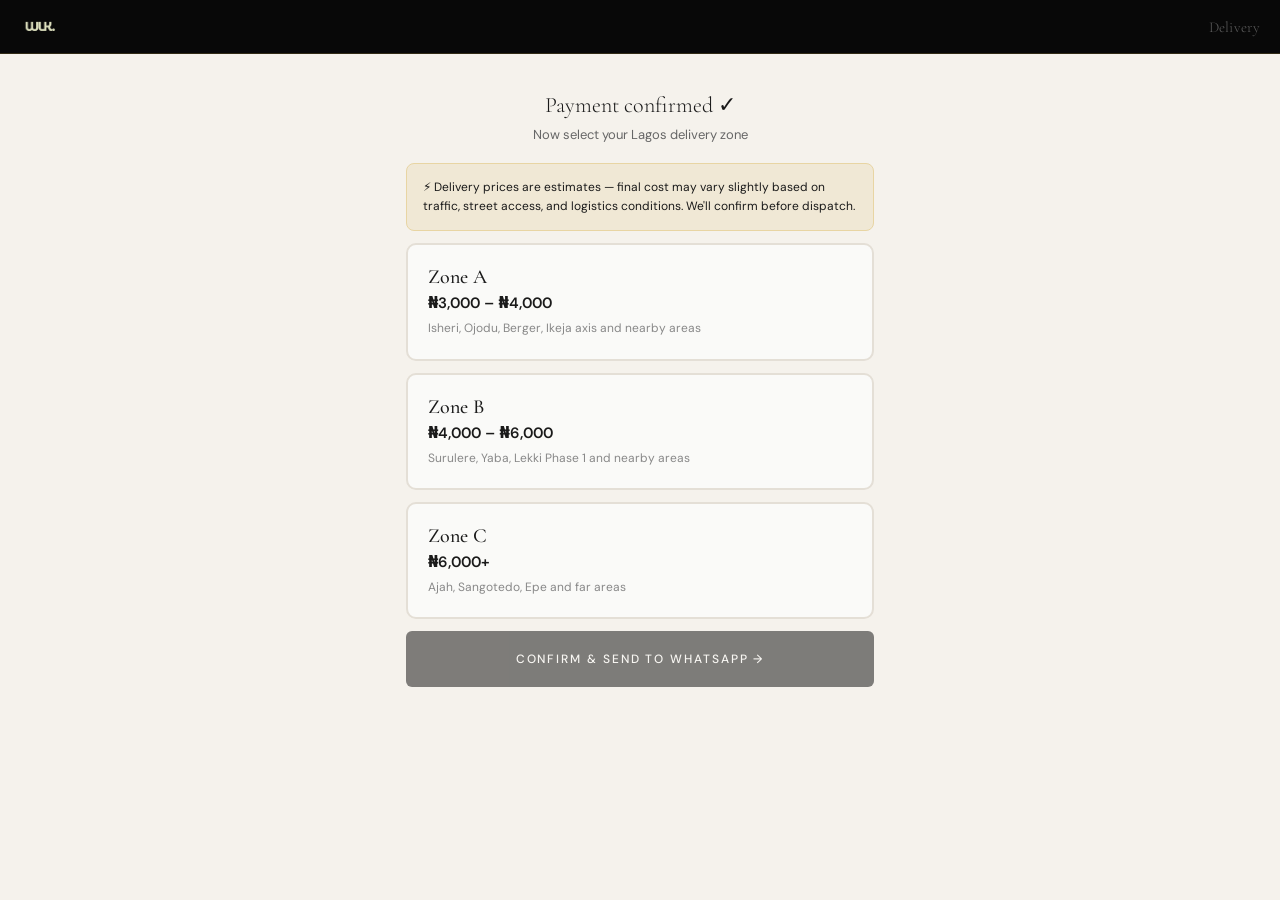
<file: delivery.html>
<!DOCTYPE html>
<html lang="en">
<head>
  <meta charset="UTF-8">
  <meta name="viewport" content="width=device-width, initial-scale=1.0">
  <title>Select Delivery Zone — WLK</title>
  <link rel="icon" type="image/png" href="favicon-32.png">
  <link rel="apple-touch-icon" href="images/apple-touch-icon.png">
  <link rel="stylesheet" href="css/style.css">
  <link rel="preconnect" href="https://fonts.googleapis.com">
  <link rel="preconnect" href="https://fonts.gstatic.com" crossorigin>
  <link href="https://fonts.googleapis.com/css2?family=Cormorant+Garamond:ital,wght@0,300;0,400;0,500;0,600;1,300;1,400&family=DM+Sans:wght@300;400;500&display=swap" rel="stylesheet">
</head>
<body class="delivery-page">

  <header class="checkout-header">
    <div class="checkout-header__logo"><img src="images/wlk-logo-transparent.png" alt="WLK" class="checkout-header__logo-img"></div>
    <h2>Delivery</h2>
  </header>

  <div class="delivery-zones">

    <div style="text-align:center;padding:16px 0 8px">
      <p style="font-family:'Cormorant Garamond',serif;font-size:22px;font-weight:300;margin-bottom:8px">
        Payment confirmed ✓
      </p>
      <p style="font-size:13px;color:#666">Now select your Lagos delivery zone</p>
    </div>

    <div class="delivery-note">
      ⚡ Delivery prices are estimates — final cost may vary slightly based on traffic, street access, and logistics conditions. We'll confirm before dispatch.
    </div>

    <div class="delivery-zone-card" id="zone-a" onclick="selectZone('A', '₦3,000 – ₦4,000', 'Isheri / Ojodu / Berger / Ikeja axis')">
      <h4>Zone A</h4>
      <div class="zone-price">₦3,000 – ₦4,000</div>
      <div class="zone-areas">Isheri, Ojodu, Berger, Ikeja axis and nearby areas</div>
    </div>

    <div class="delivery-zone-card" id="zone-b" onclick="selectZone('B', '₦4,000 – ₦6,000', 'Surulere / Yaba / Lekki Phase 1')">
      <h4>Zone B</h4>
      <div class="zone-price">₦4,000 – ₦6,000</div>
      <div class="zone-areas">Surulere, Yaba, Lekki Phase 1 and nearby areas</div>
    </div>

    <div class="delivery-zone-card" id="zone-c" onclick="selectZone('C', '₦6,000+', 'Ajah / Sangotedo / Epe')">
      <h4>Zone C</h4>
      <div class="zone-price">₦6,000+</div>
      <div class="zone-areas">Ajah, Sangotedo, Epe and far areas</div>
    </div>

    <button class="checkout-submit" id="zoneSubmitBtn" onclick="confirmDelivery()" disabled style="opacity:0.5">
      Confirm & Send to WhatsApp →
    </button>

  </div>

  <div class="toast" id="toast"></div>

  <script src="js/cart.js"></script>
  <script src="js/supabase.js"></script>
  <script src="js/delivery.js"></script>
</body>
</html>
</file>
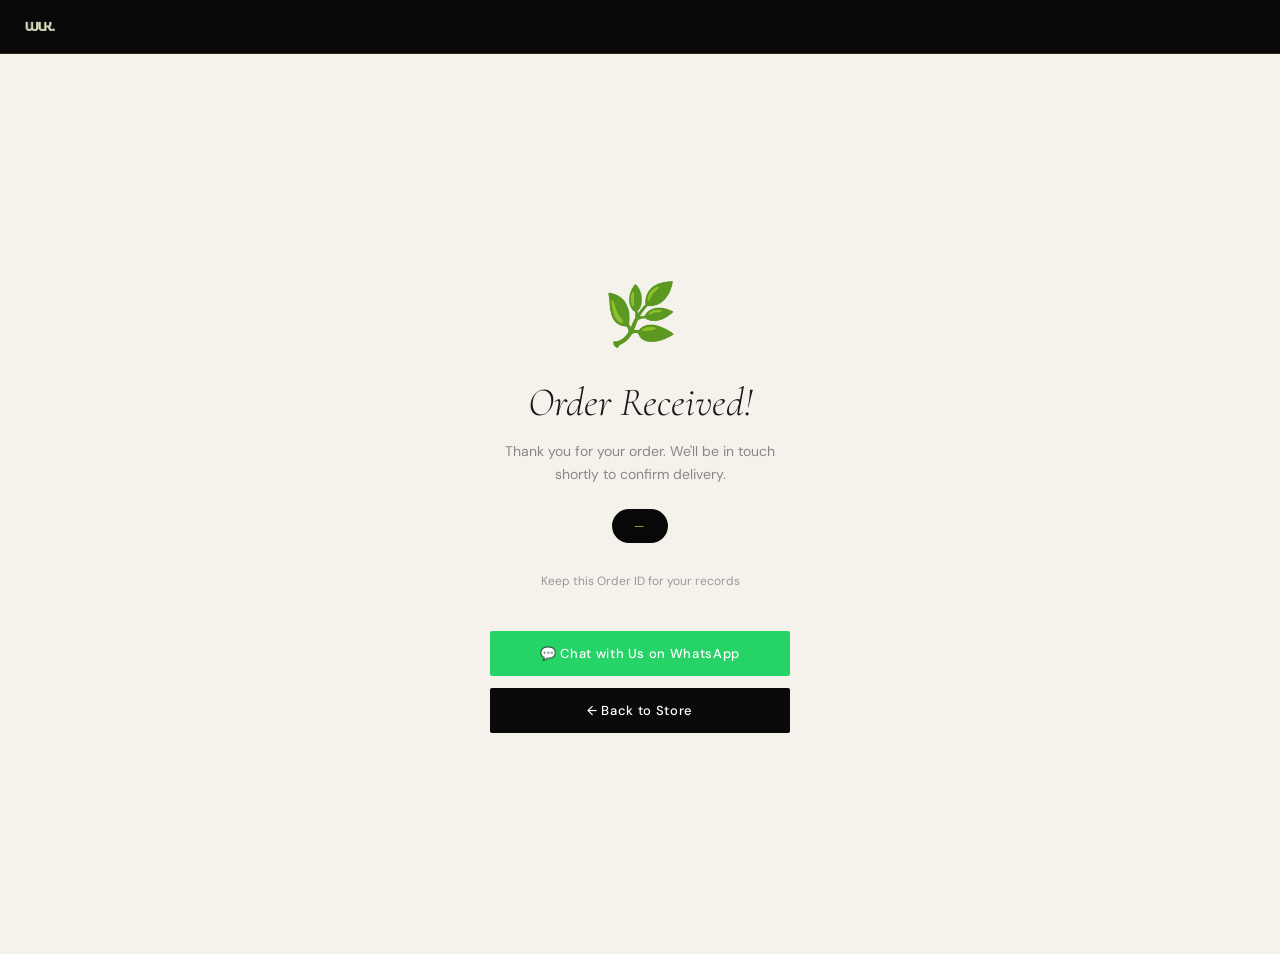
<file: success.html>
<!DOCTYPE html>
<html lang="en">
<head>
  <meta charset="UTF-8">
  <meta name="viewport" content="width=device-width, initial-scale=1.0">
  <title>Order Confirmed — WLK</title>
  <link rel="icon" type="image/png" href="favicon-32.png">
  <link rel="apple-touch-icon" href="images/apple-touch-icon.png">
  <link rel="stylesheet" href="css/style.css">
  <link rel="preconnect" href="https://fonts.googleapis.com">
  <link rel="preconnect" href="https://fonts.gstatic.com" crossorigin>
  <link href="https://fonts.googleapis.com/css2?family=Cormorant+Garamond:ital,wght@0,300;0,400;0,500;0,600;1,300;1,400&family=DM+Sans:wght@300;400;500&display=swap" rel="stylesheet">
</head>
<body>

  <header class="checkout-header">
    <div class="checkout-header__logo"><img src="images/wlk-logo-transparent.png" alt="WLK" class="checkout-header__logo-img"></div>
  </header>

  <div class="success-page">
    <div class="success-icon">🌿</div>
    <h2>Order Received!</h2>
    <p id="successMsg">Thank you for your order. We'll be in touch shortly to confirm delivery.</p>
    <div class="success-order-id" id="successOrderId">Loading...</div>
    <p style="font-size:12px;color:#999">Keep this Order ID for your records</p>

    <div style="margin-top:32px;display:flex;flex-direction:column;gap:12px;width:100%;max-width:300px">
      <a href="https://wa.me/447424985544" target="_blank"
        style="display:block;background:#25D366;color:#fff;text-align:center;padding:14px 24px;border-radius:2px;font-size:13px;font-weight:500;letter-spacing:0.05em">
        💬 Chat with Us on WhatsApp
      </a>
      <a href="index.html"
        style="display:block;background:#0a0a0a;color:#fff;text-align:center;padding:14px 24px;border-radius:2px;font-size:13px;font-weight:500;letter-spacing:0.05em">
        ← Back to Store
      </a>
    </div>
  </div>

  <script>
    const params = new URLSearchParams(window.location.search);
    const method = params.get('method');
    const orderId = params.get('order') || sessionStorage.getItem('wlk_last_order') || '—';

    document.getElementById('successOrderId').textContent = orderId;

    if (method === 'whatsapp') {
      document.getElementById('successMsg').textContent =
        'Your order summary has been sent to WhatsApp. We\'ll confirm and arrange delivery soon.';
    } else if (method === 'paystack') {
      document.getElementById('successMsg').textContent =
        'Payment confirmed! Your delivery confirmation has been sent to our team on WhatsApp.';
    }
  </script>
</body>
</html>
</file>
<file: css/style.css>
/* ============================================================
   WLK — Weight Loss by Kiyomi
   Sprint 2 · Editorial Premium · Mobile-First
   ============================================================ */

@import url('https://fonts.googleapis.com/css2?family=Cormorant+Garamond:ital,wght@0,300;0,400;0,500;1,300;1,400;1,500&family=DM+Sans:opsz,wght@9..40,300;9..40,400;9..40,500&display=swap');

/* ── TOKENS ── */
:root {
  --black:        #080808;
  --off-black:    #101010;
  --ink:          #1a1a1a;
  --white:        #fafaf8;
  --cream:        #f5f2ec;
  --cream-mid:    #ede9df;
  --gold:         #c9a84c;
  --gold-light:   #e8d5a3;
  --gold-dim:     rgba(201,168,76,0.14);
  --gold-border:  rgba(201,168,76,0.22);
  --muted:        #888;
  --border:       #e4dfd6;
  --font-display: 'Cormorant Garamond', Georgia, serif;
  --font-body:    'DM Sans', system-ui, sans-serif;
  --ease:         cubic-bezier(0.16, 1, 0.3, 1);
  --ease-in:      cubic-bezier(0.4, 0, 1, 1);
}

/* ── RESET ── */
*, *::before, *::after { box-sizing: border-box; margin: 0; padding: 0; }
html { scroll-behavior: smooth; font-size: 16px; }
body {
  font-family: var(--font-body);
  background: var(--white);
  color: var(--ink);
  -webkit-font-smoothing: antialiased;
  overflow-x: hidden;
}
img { max-width: 100%; display: block; }
a { color: inherit; text-decoration: none; }
button { cursor: pointer; border: none; font-family: var(--font-body); background: none; }

/* ============================================================
   SCROLL REVEAL
   ============================================================ */
.reveal {
  opacity: 0;
  transform: translateY(32px);
  transition: opacity 0.8s var(--ease), transform 0.8s var(--ease);
}
.reveal.in-view   { opacity: 1; transform: translateY(0); }
.reveal-d1        { transition-delay: 0.08s; }
.reveal-d2        { transition-delay: 0.18s; }
.reveal-d3        { transition-delay: 0.28s; }
.reveal-d4        { transition-delay: 0.40s; }

/* ============================================================
   HEADER
   ============================================================ */
.header {
  position: sticky;
  top: 0; z-index: 100;
  height: 54px;
  background: var(--black);
  display: flex;
  align-items: center;
  justify-content: space-between;
  padding: 0 20px;
  border-bottom: 1px solid var(--gold-border);
  /* subtle shimmer on scroll */
  backdrop-filter: blur(12px);
  -webkit-backdrop-filter: blur(12px);
}
.header__logo {
  display: flex;
  align-items: center;
  height: 36px;
  flex-shrink: 0;
}
.header__logo-img {
  height: 32px;
  width: auto;
  display: block;
  object-fit: contain;
  /* White logo → tint to WLK gold (#c9a84c) */
  filter: brightness(0) invert(1) sepia(1) saturate(2.5) hue-rotate(5deg) brightness(0.88);
}
.header__sub {
  position: absolute;
  left: 50%; transform: translateX(-50%);
  font-size: 8.5px;
  letter-spacing: 0.26em;
  text-transform: uppercase;
  color: rgba(255,255,255,0.28);
  white-space: nowrap;
  pointer-events: none;
}
.header__cart {
  position: relative;
  color: var(--white);
  width: 42px; height: 42px;
  display: flex; align-items: center; justify-content: center;
  border-radius: 50%;
  font-size: 18px;
  transition: background 0.2s;
}
.header__cart:active { background: rgba(255,255,255,0.08); }
.cart-badge {
  position: absolute;
  top: 3px; right: 3px;
  background: var(--gold);
  color: var(--black);
  font-size: 9px; font-weight: 700;
  min-width: 15px; height: 15px;
  border-radius: 50%;
  display: flex; align-items: center; justify-content: center;
  line-height: 1;
  transition: transform 0.2s var(--ease);
}
.cart-badge.bump { transform: scale(1.4); }
.cart-bar { display: none; }

/* ============================================================
   HERO — EDITORIAL ENTRY
   ============================================================ */
.hero {
  position: relative;
  height: calc(100svh - 54px);
  min-height: 580px;
  max-height: 960px;
  display: flex;
  flex-direction: column;
  justify-content: flex-end;
  overflow: hidden;
  background: var(--black);
}
.hero__img-wrap {
  position: absolute; inset: 0; z-index: 0;
}
.hero__img {
  width: 100%; height: 100%;
  object-fit: cover;
  object-position: center 28%;
  transform: scale(1.06);
  transition: transform 9s ease-out;
  will-change: transform;
  filter: brightness(0.85);
}
.hero.loaded .hero__img { transform: scale(1.01); }
.hero__overlay {
  position: absolute; inset: 0;
  background:
    linear-gradient(180deg,
      rgba(8,8,8,0.08) 0%,
      rgba(8,8,8,0.20) 35%,
      rgba(8,8,8,0.82) 72%,
      rgba(8,8,8,0.97) 100%
    );
}
/* Subtle grain texture */
.hero__overlay::after {
  content: '';
  position: absolute; inset: 0;
  background-image: url("data:image/svg+xml,%3Csvg viewBox='0 0 200 200' xmlns='http://www.w3.org/2000/svg'%3E%3Cfilter id='n'%3E%3CfeTurbulence type='fractalNoise' baseFrequency='0.9' numOctaves='4' stitchTiles='stitch'/%3E%3C/filter%3E%3Crect width='100%25' height='100%25' filter='url(%23n)' opacity='0.04'/%3E%3C/svg%3E");
  opacity: 0.35;
  pointer-events: none;
}
.hero__content {
  position: relative; z-index: 2;
  padding: 0 24px 52px;
  color: var(--white);
}
.hero__eyebrow {
  display: flex; align-items: center; gap: 10px;
  font-size: 9.5px;
  letter-spacing: 0.3em;
  text-transform: uppercase;
  color: var(--gold);
  margin-bottom: 18px;
  opacity: 0;
  transform: translateY(16px);
  transition: opacity 1s 0.3s ease, transform 1s 0.3s ease;
}
.hero.loaded .hero__eyebrow { opacity: 1; transform: translateY(0); }
.hero__eyebrow::before {
  content: '';
  width: 30px; height: 1px;
  background: var(--gold); flex-shrink: 0;
}
.hero__title {
  font-family: var(--font-display);
  font-size: clamp(64px, 18vw, 100px);
  font-weight: 300;
  line-height: 0.86;
  letter-spacing: -0.025em;
  margin-bottom: 22px;
  font-style: italic;
  opacity: 0;
  transform: translateY(20px);
  transition: opacity 1s 0.5s ease, transform 1s 0.5s ease;
}
.hero.loaded .hero__title { opacity: 1; transform: translateY(0); }
.hero__title em {
  font-style: normal;
  color: var(--gold);
}
.hero__sub {
  font-size: 12px;
  color: rgba(255,255,255,0.45);
  margin-bottom: 36px;
  line-height: 1.7;
  font-weight: 300;
  letter-spacing: 0.02em;
  max-width: 280px;
  opacity: 0;
  transition: opacity 1s 0.75s ease;
}
.hero.loaded .hero__sub { opacity: 1; }
.hero__actions {
  display: flex; align-items: center; gap: 22px;
  opacity: 0;
  transition: opacity 1s 0.9s ease;
}
.hero.loaded .hero__actions { opacity: 1; }
.hero__cta {
  display: inline-flex; align-items: center; gap: 10px;
  background: var(--gold);
  color: var(--black);
  font-size: 11px; font-weight: 500;
  letter-spacing: 0.18em;
  text-transform: uppercase;
  padding: 16px 32px;
  border-radius: 2px;
  min-height: 52px;
  transition: transform 0.14s, background 0.2s, box-shadow 0.2s;
  box-shadow: 0 4px 20px rgba(201,168,76,0.35);
}
.hero__cta:active { transform: scale(0.96); background: #b8962e; }
.hero__cta::after { content: '↓'; font-size: 14px; }
.hero__scroll-hint {
  font-size: 10px;
  letter-spacing: 0.14em;
  text-transform: uppercase;
  color: rgba(255,255,255,0.3);
  display: flex; align-items: center; gap: 6px;
}
.hero__scroll-hint::after {
  content: '';
  display: block; width: 1px; height: 32px;
  background: rgba(255,255,255,0.2);
  animation: scrollPulse 2.4s ease-in-out infinite;
}
@keyframes scrollPulse {
  0%, 100% { opacity: 0.2; transform: scaleY(1); }
  50%        { opacity: 0.7; transform: scaleY(0.5); }
}

/* ============================================================
   TRUST BAR
   ============================================================ */
.trust-bar {
  background: var(--off-black);
  display: flex;
  overflow-x: auto;
  scrollbar-width: none;
  border-bottom: 1px solid var(--gold-border);
}
.trust-bar::-webkit-scrollbar { display: none; }
.trust-bar__item {
  flex-shrink: 0;
  display: flex; align-items: center; gap: 8px;
  padding: 13px 20px;
  color: var(--gold-light);
  font-size: 10px;
  letter-spacing: 0.12em;
  text-transform: uppercase;
  border-right: 1px solid var(--gold-border);
  white-space: nowrap;
}
.trust-bar__item:last-child { border-right: none; }
.trust-bar__icon { font-size: 13px; }

/* ============================================================
   SECTION LABELS
   ============================================================ */
.section-label {
  display: flex; align-items: center; gap: 14px;
  font-size: 8.5px; font-weight: 500;
  letter-spacing: 0.32em;
  text-transform: uppercase;
  color: var(--muted);
}
.section-label::after {
  content: ''; flex: 1; height: 1px; background: var(--border);
}

/* ============================================================
   PRODUCTS SECTION
   ============================================================ */
.products { padding-bottom: 100px; }

.product-group { padding-top: 56px; }
.product-group__header {
  padding: 0 20px 28px;
}

/* ── PRODUCT BLOCK — large format ── */
.product-block {
  position: relative;
  background: var(--white);
  margin-bottom: 3px;
  overflow: hidden;
}

/* Image */
.product-block__img-wrap {
  position: relative;
  width: 100%;
  aspect-ratio: 4/5;
  overflow: hidden;
  background: var(--cream);
}
.product-block__img {
  width: 100%; height: 100%;
  object-fit: cover;
  object-position: center;
  transition: transform 0.7s var(--ease);
  will-change: transform;
}
.product-block:hover .product-block__img { transform: scale(1.04); }

/* Badge */
.product-block__badge {
  position: absolute;
  top: 16px; left: 16px;
  background: var(--black);
  color: var(--white);
  font-size: 8.5px; font-weight: 500;
  letter-spacing: 0.16em; text-transform: uppercase;
  padding: 5px 11px; border-radius: 2px;
  z-index: 2;
}
.product-block__badge--gold  { background: var(--gold); color: var(--black); }
.product-block__badge--outline {
  background: transparent;
  border: 1px solid rgba(255,255,255,0.55);
  color: var(--white);
}

/* Body */
.product-block__body {
  padding: 22px 20px 26px;
  border-bottom: 1px solid var(--border);
  position: relative;
}
.product-block__row {
  display: flex; align-items: flex-start;
  justify-content: space-between; gap: 12px;
  margin-bottom: 6px;
}
.product-block__name {
  font-family: var(--font-display);
  font-size: 24px; font-weight: 400;
  line-height: 1.05; letter-spacing: -0.01em;
}
.product-block__price {
  font-family: var(--font-display);
  font-size: 22px; font-weight: 500;
  white-space: nowrap; flex-shrink: 0;
  letter-spacing: -0.01em;
}
.product-block__desc {
  font-size: 12px;
  color: var(--muted); line-height: 1.65;
  margin-bottom: 20px; font-weight: 300;
  max-width: 320px;
}
.btn-add {
  width: 100%;
  background: var(--ink);
  color: var(--white);
  font-size: 11px; font-weight: 500;
  letter-spacing: 0.16em; text-transform: uppercase;
  padding: 15px 20px; border-radius: 2px;
  min-height: 50px;
  transition: transform 0.12s, background 0.18s;
  position: relative; overflow: hidden;
}
/* Ripple on tap */
.btn-add::after {
  content: '';
  position: absolute; inset: 0;
  background: rgba(255,255,255,0.08);
  transform: scaleX(0);
  transform-origin: left;
  transition: transform 0.3s ease;
}
.btn-add:active { transform: scale(0.97); }
.btn-add:active::after { transform: scaleX(1); }

/* ── 2-col combo grid ── */
.products-grid-2 {
  display: grid;
  grid-template-columns: 1fr 1fr;
  gap: 3px;
}
.products-grid-2 .product-block { margin-bottom: 0; }
.products-grid-2 .product-block__img-wrap { aspect-ratio: 3/4; }
.products-grid-2 .product-block__body { padding: 14px 14px 18px; }
.products-grid-2 .product-block__name { font-size: 18px; }
.products-grid-2 .product-block__price { font-size: 17px; }
.products-grid-2 .product-block__row { flex-direction: column; gap: 3px; margin-bottom: 8px; }
.products-grid-2 .product-block__desc { font-size: 11px; margin-bottom: 14px; }
.products-grid-2 .btn-add { font-size: 10px; padding: 12px 8px; min-height: 44px; letter-spacing: 0.1em; }

/* ── Capsule add-on ── */
.product-block--addon {
  background: var(--cream);
  margin: 3px 0;
}
.product-block--addon .product-block__img-wrap {
  aspect-ratio: 4/3;
}
.product-block--addon .product-block__img {
  object-position: center 35%;
}
.product-block--addon .product-block__body {
  background: var(--cream);
}

/* ── Flagship ── */
.product-block--flagship {
  background: var(--off-black);
  color: var(--white);
  margin: 40px 0 0;
}
.flagship-label {
  position: absolute;
  top: 20px; right: 20px;
  font-size: 8px; letter-spacing: 0.32em;
  text-transform: uppercase;
  color: var(--gold); font-weight: 500;
  z-index: 3;
}
.product-block--flagship .product-block__img-wrap {
  aspect-ratio: 3/2;
}
/* dark overlay on flagship image */
.product-block--flagship .product-block__img-wrap::after {
  content: '';
  position: absolute; inset: 0;
  background: linear-gradient(to top, rgba(8,8,8,0.6) 0%, transparent 60%);
  pointer-events: none; z-index: 1;
}
.product-block--flagship .product-block__body {
  background: var(--off-black);
  border-color: rgba(255,255,255,0.07);
  padding: 28px 24px 32px;
}
.product-block--flagship .product-block__name {
  font-size: 30px; font-weight: 300;
  font-style: italic; color: var(--white);
}
.product-block--flagship .product-block__price {
  font-size: 26px; color: var(--gold);
}
.product-block--flagship .product-block__desc {
  color: rgba(255,255,255,0.45); margin-bottom: 22px;
  font-size: 13px;
}
.flagship-includes {
  display: flex; gap: 8px; flex-wrap: wrap;
  margin-bottom: 20px;
}
.flagship-tag {
  font-size: 10px; letter-spacing: 0.1em;
  text-transform: uppercase;
  padding: 5px 12px;
  border: 1px solid var(--gold-border);
  border-radius: 2px;
  color: var(--gold-light);
}
.product-block--flagship .btn-add {
  background: var(--gold); color: var(--black);
  font-size: 12px; padding: 18px;
  min-height: 56px; letter-spacing: 0.18em;
  box-shadow: 0 4px 20px rgba(201,168,76,0.25);
}
.product-block--flagship .btn-add:active { background: #b8962e; }

/* ── Editorial interlude (dark band between sections) ── */
.interlude {
  background: var(--off-black);
  padding: 40px 24px;
  margin: 56px 0 0;
  display: flex; align-items: flex-start; gap: 16px;
}
.interlude__num {
  font-family: var(--font-display);
  font-size: 72px; font-weight: 300;
  color: var(--gold-border);
  line-height: 1; flex-shrink: 0;
  letter-spacing: -0.04em;
  margin-top: -8px;
}
.interlude__text {}
.interlude__title {
  font-family: var(--font-display);
  font-size: 26px; font-weight: 300;
  font-style: italic; color: var(--white);
  line-height: 1.1; margin-bottom: 8px;
}
.interlude__body {
  font-size: 12px; color: rgba(255,255,255,0.4);
  line-height: 1.7; font-weight: 300;
}

/* ============================================================
   FLOATING CTA
   ============================================================ */
.floating-cta {
  position: fixed;
  bottom: 28px; left: 50%;
  transform: translateX(-50%) translateY(80px);
  z-index: 80; opacity: 0;
  transition: transform 0.45s var(--ease), opacity 0.35s ease;
  pointer-events: none;
  white-space: nowrap;
}
.floating-cta.visible {
  transform: translateX(-50%) translateY(0);
  opacity: 1; pointer-events: all;
}
.floating-cta__btn {
  background: var(--black);
  color: var(--white);
  display: flex; align-items: center; gap: 12px;
  padding: 14px 28px 14px 22px;
  border-radius: 40px;
  font-size: 12px; font-weight: 500;
  letter-spacing: 0.14em; text-transform: uppercase;
  box-shadow: 0 8px 32px rgba(0,0,0,0.35), 0 0 0 1px rgba(201,168,76,0.15);
  transition: transform 0.12s, box-shadow 0.2s;
}
.floating-cta__btn:active { transform: scale(0.95); }
.floating-cta__icon { font-size: 16px; }
.floating-cta__badge {
  background: var(--gold); color: var(--black);
  font-size: 10px; font-weight: 700;
  min-width: 20px; height: 20px;
  border-radius: 50%;
  display: flex; align-items: center; justify-content: center;
  transition: transform 0.2s var(--ease);
}
.floating-cta__badge.pop { transform: scale(1.5); }

/* ============================================================
   FOOTER
   ============================================================ */
.footer {
  background: var(--black);
  color: var(--white);
  padding: 52px 24px 48px;
  border-top: 1px solid var(--gold-border);
}
.footer__inner { max-width: 480px; }
.footer__logo {
  font-family: var(--font-display);
  font-size: 48px; font-weight: 300;
  font-style: italic; color: var(--gold);
  line-height: 1; margin-bottom: 4px;
}
.footer__tagline {
  font-size: 9px; letter-spacing: 0.24em;
  text-transform: uppercase;
  color: rgba(255,255,255,0.25);
  margin-bottom: 36px;
}
.footer__contact { margin-bottom: 28px; }
.footer__contact a {
  display: inline-flex; align-items: center; gap: 8px;
  color: var(--gold); font-size: 13px;
  padding: 10px 0;
  border-bottom: 1px solid var(--gold-border);
  width: 100%;
}
.footer__legal {
  font-size: 10.5px;
  color: rgba(255,255,255,0.18);
  line-height: 1.8;
}

/* ============================================================
   CART DRAWER — slide-up sheet
   ============================================================ */
.cart-overlay {
  position: fixed; inset: 0;
  background: rgba(0,0,0,0.55);
  z-index: 200;
  opacity: 0; pointer-events: none;
  transition: opacity 0.3s;
  backdrop-filter: blur(3px);
  -webkit-backdrop-filter: blur(3px);
}
.cart-overlay.active { opacity: 1; pointer-events: all; }

.cart-drawer {
  position: fixed;
  bottom: 0; left: 0; right: 0;
  max-height: 92svh;
  background: var(--white);
  z-index: 201;
  display: flex; flex-direction: column;
  transform: translateY(100%);
  transition: transform 0.42s var(--ease);
  box-shadow: 0 -12px 60px rgba(0,0,0,0.2);
  border-radius: 18px 18px 0 0;
}
.cart-drawer.open { transform: translateY(0); }
.cart-drawer__handle {
  width: 40px; height: 4px;
  background: var(--border); border-radius: 2px;
  margin: 14px auto 0; flex-shrink: 0;
}
.cart-drawer__header {
  display: flex; align-items: center;
  justify-content: space-between;
  padding: 14px 22px 16px;
  border-bottom: 1px solid var(--border);
  flex-shrink: 0;
}
.cart-drawer__header h3 {
  font-family: var(--font-display);
  font-size: 24px; font-weight: 400;
  letter-spacing: -0.01em;
}
.cart-drawer__close {
  width: 36px; height: 36px;
  border-radius: 50%;
  background: var(--cream);
  display: flex; align-items: center; justify-content: center;
  font-size: 16px; color: var(--muted);
  transition: background 0.2s;
}
.cart-drawer__close:active { background: var(--border); }
.cart-drawer__items {
  flex: 1; overflow-y: auto;
  padding: 18px 22px;
  display: flex; flex-direction: column; gap: 18px;
  overscroll-behavior: contain;
}
.cart-drawer__empty {
  text-align: center; padding: 52px 0;
  font-family: var(--font-display);
  font-size: 20px; font-style: italic;
  color: var(--muted);
}
.cart-item {
  display: flex; gap: 14px; align-items: flex-start;
  padding-bottom: 18px;
  border-bottom: 1px solid var(--border);
}
.cart-item:last-child { border-bottom: none; padding-bottom: 0; }
.cart-item__img {
  width: 66px; height: 74px;
  object-fit: cover; border-radius: 4px;
  flex-shrink: 0; background: var(--cream);
}
.cart-item__info { flex: 1; min-width: 0; }
.cart-item__name {
  font-size: 13px; font-weight: 500;
  line-height: 1.3; margin-bottom: 5px;
}
.cart-item__price {
  font-family: var(--font-display);
  font-size: 18px; font-weight: 500;
}
.cart-item__controls {
  display: flex; align-items: center;
  gap: 12px; margin-top: 12px;
}
.cart-item__qty-btn {
  background: var(--cream); width: 30px; height: 30px;
  border-radius: 50%; font-size: 18px;
  display: flex; align-items: center; justify-content: center;
  transition: background 0.15s;
}
.cart-item__qty-btn:active { background: var(--border); }
.cart-item__qty { font-size: 15px; font-weight: 500; min-width: 22px; text-align: center; }
.cart-item__remove {
  color: var(--muted); font-size: 10.5px;
  text-decoration: underline; margin-left: auto;
  text-underline-offset: 2px;
}
.cart-drawer__footer {
  padding: 18px 22px 36px;
  border-top: 1px solid var(--border);
  flex-shrink: 0;
}
.cart-drawer__total {
  display: flex; justify-content: space-between;
  align-items: baseline; margin-bottom: 18px;
}
.cart-drawer__total-label {
  font-size: 10px; letter-spacing: 0.14em;
  text-transform: uppercase; color: var(--muted);
}
#cartTotal {
  font-family: var(--font-display);
  font-size: 30px; font-weight: 500;
  letter-spacing: -0.01em;
}
.cart-drawer__checkout {
  width: 100%;
  background: var(--black); color: var(--white);
  font-size: 12px; font-weight: 500;
  letter-spacing: 0.16em; text-transform: uppercase;
  padding: 18px; border-radius: 4px;
  transition: transform 0.12s, background 0.2s;
  min-height: 56px;
}
.cart-drawer__checkout:active { transform: scale(0.98); background: #1a1a1a; }

/* ============================================================
   TOAST
   ============================================================ */
.toast {
  position: fixed; bottom: 108px; left: 50%;
  transform: translateX(-50%) translateY(20px);
  background: var(--off-black);
  color: var(--gold-light);
  font-size: 12px; font-weight: 500;
  letter-spacing: 0.06em;
  padding: 12px 24px; border-radius: 40px;
  z-index: 400;
  white-space: nowrap;
  transition: transform 0.28s var(--ease), opacity 0.28s ease;
  opacity: 0; pointer-events: none;
  border: 1px solid var(--gold-border);
  box-shadow: 0 4px 20px rgba(0,0,0,0.25);
}
.toast.show {
  transform: translateX(-50%) translateY(0);
  opacity: 1;
}

/* ============================================================
   CHECKOUT PAGE
   ============================================================ */
.checkout-page { min-height: 100vh; background: var(--cream); padding-bottom: 48px; }
.checkout-header {
  background: var(--black); color: var(--white);
  padding: 0 20px; height: 54px;
  display: flex; align-items: center; gap: 14px;
  border-bottom: 1px solid var(--gold-border);
  position: sticky; top: 0; z-index: 50;
}
.checkout-header__back {
  color: var(--gold); font-size: 22px;
  width: 36px; height: 36px;
  display: flex; align-items: center; justify-content: center;
}
.checkout-header__logo {
  display: flex;
  align-items: center;
  height: 32px;
}
.checkout-header__logo-img {
  height: 26px;
  width: auto;
  display: block;
  object-fit: contain;
  filter: brightness(0) invert(1) sepia(1) saturate(2.5) hue-rotate(5deg) brightness(0.88);
}
.checkout-header h2 {
  font-family: var(--font-display); font-size: 15px;
  font-weight: 300; margin-left: auto;
  color: rgba(255,255,255,0.35);
  letter-spacing: 0.02em;
}
.checkout-body {
  padding: 22px 16px;
  max-width: 500px; margin: 0 auto;
  display: flex; flex-direction: column; gap: 14px;
}
.checkout-section {
  background: var(--white); border-radius: 10px;
  padding: 22px; border: 1px solid var(--border);
  box-shadow: 0 1px 4px rgba(0,0,0,0.04);
}
.checkout-section h3 {
  font-family: var(--font-display);
  font-size: 20px; font-weight: 500;
  margin-bottom: 18px; padding-bottom: 12px;
  border-bottom: 1px solid var(--border);
}
.checkout-order-item {
  display: flex; justify-content: space-between;
  align-items: center; padding: 9px 0;
  border-bottom: 1px solid var(--border);
  font-size: 13px; gap: 8px;
}
.checkout-order-item:last-child { border-bottom: none; }
.checkout-order-item__name { flex: 1; line-height: 1.3; }
.checkout-order-item__qty { color: var(--muted); font-size: 11px; }
.checkout-order-item__price { font-weight: 500; white-space: nowrap; }
.checkout-order-total {
  display: flex; justify-content: space-between;
  margin-top: 14px; padding-top: 14px;
  border-top: 2px solid var(--black);
  font-weight: 600;
}
.checkout-order-total span:last-child {
  font-family: var(--font-display); font-size: 24px;
}
.form-group { margin-bottom: 14px; }
.form-group label {
  display: block; font-size: 9.5px; font-weight: 500;
  letter-spacing: 0.16em; text-transform: uppercase;
  color: var(--muted); margin-bottom: 7px;
}
.form-group input,
.form-group textarea {
  width: 100%; padding: 14px 15px;
  border: 1px solid var(--border); border-radius: 6px;
  font-family: var(--font-body); font-size: 15px;
  background: var(--white); color: var(--ink);
  outline: none;
  transition: border-color 0.2s, box-shadow 0.2s;
  -webkit-appearance: none;
}
.form-group input:focus,
.form-group textarea:focus {
  border-color: var(--gold);
  box-shadow: 0 0 0 3px var(--gold-dim);
}
.form-group textarea { resize: vertical; min-height: 82px; }
.payment-options { display: flex; flex-direction: column; gap: 10px; }
.payment-option {
  display: flex; align-items: center; gap: 14px;
  padding: 16px 16px; border: 2px solid var(--border);
  border-radius: 8px; cursor: pointer;
  transition: border-color 0.2s, background 0.2s;
}
.payment-option.selected {
  border-color: var(--gold); background: rgba(201,168,76,0.04);
}
.payment-option input[type="radio"] { display: none; }
.payment-option__icon { font-size: 22px; }
.payment-option__info { flex: 1; }
.payment-option__name { font-weight: 500; font-size: 14px; margin-bottom: 2px; }
.payment-option__desc { font-size: 11px; color: var(--muted); }
.payment-option__check {
  width: 22px; height: 22px;
  border: 2px solid var(--border); border-radius: 50%;
  display: flex; align-items: center; justify-content: center;
  transition: all 0.2s; font-size: 11px;
}
.payment-option.selected .payment-option__check {
  background: var(--gold); border-color: var(--gold); color: var(--black);
}
.checkout-submit {
  width: 100%; background: var(--black); color: var(--white);
  font-size: 12px; font-weight: 500;
  letter-spacing: 0.16em; text-transform: uppercase;
  padding: 18px; border-radius: 6px;
  transition: transform 0.12s, background 0.2s;
  min-height: 56px;
}
.checkout-submit:active { transform: scale(0.98); background: #1a1a1a; }
.checkout-submit--gold { background: var(--gold); color: var(--black); }
.checkout-submit:disabled { opacity: 0.55; cursor: not-allowed; transform: none; }

/* ── Login Banner ── */
/* Past orders (no-login history) */
.past-order-item {
  background: var(--off-black);
  border: 1px solid var(--gold-border);
  border-radius: 8px;
  padding: 14px;
  margin-bottom: 10px;
}
.past-order-item__header {
  display: flex;
  justify-content: space-between;
  align-items: center;
  margin-bottom: 6px;
}
.past-order-item__id {
  font-size: 11px;
  font-family: var(--font-body);
  color: var(--gold);
  font-weight: 500;
  letter-spacing: 0.03em;
}
.past-order-item__date {
  font-size: 11px;
  color: rgba(255,255,255,0.4);
}
.past-order-item__products {
  font-size: 12px;
  color: rgba(255,255,255,0.6);
  margin-bottom: 8px;
  line-height: 1.5;
}
.past-order-item__footer {
  display: flex;
  justify-content: space-between;
  align-items: center;
}
.past-order-item__total {
  font-size: 13px;
  font-weight: 600;
  color: var(--white);
}
.past-order-item__method {
  font-size: 11px;
  color: rgba(255,255,255,0.35);
  background: rgba(255,255,255,0.07);
  padding: 3px 8px;
  border-radius: 20px;
}


/* Paystack notice */
#paystackKeyNotice {
  background: #fff8e1;
  border: 1px solid #ffc107;
  border-radius: 8px; padding: 12px 14px;
  font-size: 12px; color: #856404; line-height: 1.5;
}

/* ============================================================
   DELIVERY & SUCCESS PAGES
   ============================================================ */
.delivery-page { min-height: 100vh; background: var(--cream); padding-bottom: 40px; }
.delivery-zones {
  padding: 22px 16px; max-width: 500px; margin: 0 auto;
  display: flex; flex-direction: column; gap: 12px;
}
.delivery-zone-card {
  background: var(--white); border: 2px solid var(--border);
  border-radius: 10px; padding: 20px; cursor: pointer;
  transition: border-color 0.2s, background 0.2s;
}
.delivery-zone-card:hover { border-color: var(--gold); }
.delivery-zone-card.selected { border-color: var(--gold); background: rgba(201,168,76,0.04); }
.delivery-zone-card h4 { font-family: var(--font-display); font-size: 20px; font-weight: 500; margin-bottom: 4px; }
.delivery-zone-card .zone-price { font-size: 15px; font-weight: 600; margin-bottom: 6px; }
.delivery-zone-card .zone-areas { font-size: 12px; color: var(--muted); line-height: 1.6; }
.delivery-note {
  background: var(--gold-dim); border: 1px solid var(--gold-light);
  border-radius: 8px; padding: 14px 16px;
  font-size: 12px; line-height: 1.6; color: var(--ink);
}
.success-page {
  min-height: 100vh; background: var(--cream);
  display: flex; flex-direction: column;
  align-items: center; justify-content: center;
  text-align: center; padding: 40px 20px;
}
.success-icon { font-size: 60px; margin-bottom: 24px; }
.success-page h2 {
  font-family: var(--font-display); font-size: 40px;
  font-weight: 300; margin-bottom: 14px; font-style: italic;
}
.success-page p { font-size: 14px; color: var(--muted); max-width: 300px; line-height: 1.7; margin-bottom: 8px; }
.success-order-id {
  background: var(--black); color: var(--gold);
  padding: 9px 22px; border-radius: 40px;
  font-size: 12px; letter-spacing: 0.1em;
  margin: 14px 0 28px; display: inline-block;
}

/* ============================================================
   DESKTOP ADAPTATIONS
   ============================================================ */
@media (min-width: 640px) {
  .products { max-width: 640px; margin: 0 auto; }
  .hero__title { font-size: 96px; }
  .product-block__img-wrap { aspect-ratio: 3/2; }
  .product-block--flagship .product-block__img-wrap { aspect-ratio: 16/9; }
  .product-block--addon .product-block__img-wrap { aspect-ratio: 16/7; }
}
@media (min-width: 900px) {
  .products { max-width: 720px; }
}

/* ============================================================
   PRODUCT DETAIL POPUP (PDP MODAL)
   ============================================================ */
.pdp-overlay {
  display: none;
  position: fixed; inset: 0;
  background: rgba(0,0,0,0.72);
  z-index: 200;
  backdrop-filter: blur(4px);
  -webkit-backdrop-filter: blur(4px);
}
.pdp-overlay.open { display: block; }

.pdp-modal {
  display: none;
  position: fixed;
  bottom: 0; left: 0; right: 0;
  max-height: 92vh;
  background: var(--off-black);
  border-radius: 20px 20px 0 0;
  z-index: 201;
  overflow-y: auto;
  -webkit-overflow-scrolling: touch;
  transform: translateY(100%);
  transition: transform 0.38s cubic-bezier(0.16, 1, 0.3, 1);
}
.pdp-modal.open {
  display: block;
  transform: translateY(0);
}
@media (min-width: 600px) {
  .pdp-modal {
    left: 50%; right: auto;
    transform: translateX(-50%) translateY(100%);
    width: 480px;
    border-radius: 20px;
    bottom: 50%; top: auto;
    margin-bottom: -240px;
    max-height: 85vh;
  }
  .pdp-modal.open {
    transform: translateX(-50%) translateY(0);
    bottom: 50%;
  }
}

.pdp-modal__close {
  position: absolute; top: 14px; right: 16px;
  width: 32px; height: 32px;
  border-radius: 50%;
  background: rgba(255,255,255,0.1);
  color: var(--white); font-size: 14px;
  display: flex; align-items: center; justify-content: center;
  z-index: 2;
  transition: background 0.18s;
}
.pdp-modal__close:hover { background: rgba(255,255,255,0.2); }

.pdp-modal__img-wrap {
  position: relative;
  width: 100%; height: 240px;
  overflow: hidden;
  border-radius: 20px 20px 0 0;
}
.pdp-modal__img {
  width: 100%; height: 100%;
  object-fit: cover;
}
.pdp-modal__badge {
  position: absolute; top: 14px; left: 14px;
  background: var(--gold);
  color: var(--black);
  font-size: 10px; font-weight: 600;
  letter-spacing: 0.08em; text-transform: uppercase;
  padding: 4px 10px; border-radius: 20px;
}

.pdp-modal__body {
  padding: 20px 20px 32px;
}
.pdp-modal__label {
  font-size: 10px; letter-spacing: 0.12em; text-transform: uppercase;
  color: var(--gold); margin-bottom: 6px;
}
.pdp-modal__name {
  font-family: var(--font-display);
  font-size: 24px; font-weight: 500;
  color: var(--white); margin-bottom: 4px; line-height: 1.2;
}
.pdp-modal__price {
  font-size: 20px; font-weight: 600;
  color: var(--gold); margin-bottom: 16px;
}
.pdp-modal__tagline {
  font-size: 14px; font-style: italic;
  color: rgba(255,255,255,0.6);
  margin-bottom: 10px; line-height: 1.5;
}
.pdp-modal__desc {
  font-size: 13px; line-height: 1.7;
  color: rgba(255,255,255,0.75);
  margin-bottom: 18px;
}
.pdp-section-label {
  font-size: 10px; letter-spacing: 0.1em; text-transform: uppercase;
  color: rgba(255,255,255,0.35);
  margin-bottom: 8px; margin-top: 0;
}
.pdp-modal__benefits,
.pdp-modal__includes {
  margin-bottom: 16px;
  display: flex; flex-wrap: wrap; gap: 8px;
  flex-direction: column;
}
.pdp-pill {
  display: inline-flex; align-items: center;
  font-size: 12px; color: var(--white);
  background: rgba(201,168,76,0.12);
  border: 1px solid var(--gold-border);
  border-radius: 6px; padding: 6px 10px;
  line-height: 1.3;
}
.pdp-pill--outline {
  background: rgba(255,255,255,0.05);
  border-color: rgba(255,255,255,0.12);
}
.pdp-modal__best {
  font-size: 12px; color: rgba(255,255,255,0.5);
  font-style: italic; margin-bottom: 16px; line-height: 1.6;
  display: flex; gap: 6px;
}
.pdp-modal__warning {
  background: rgba(255, 193, 7, 0.1);
  border: 1px solid rgba(255, 193, 7, 0.3);
  border-radius: 8px;
  padding: 10px 12px;
  font-size: 11px; color: #ffd54f;
  line-height: 1.6; margin-bottom: 20px;
}
.pdp-modal__cta {
  width: 100%;
  padding: 16px;
  background: var(--gold);
  color: var(--black);
  font-size: 14px; font-weight: 600;
  letter-spacing: 0.04em;
  border-radius: 10px;
  transition: opacity 0.18s, transform 0.18s;
}
.pdp-modal__cta:active {
  opacity: 0.85; transform: scale(0.98);
}
</file>
